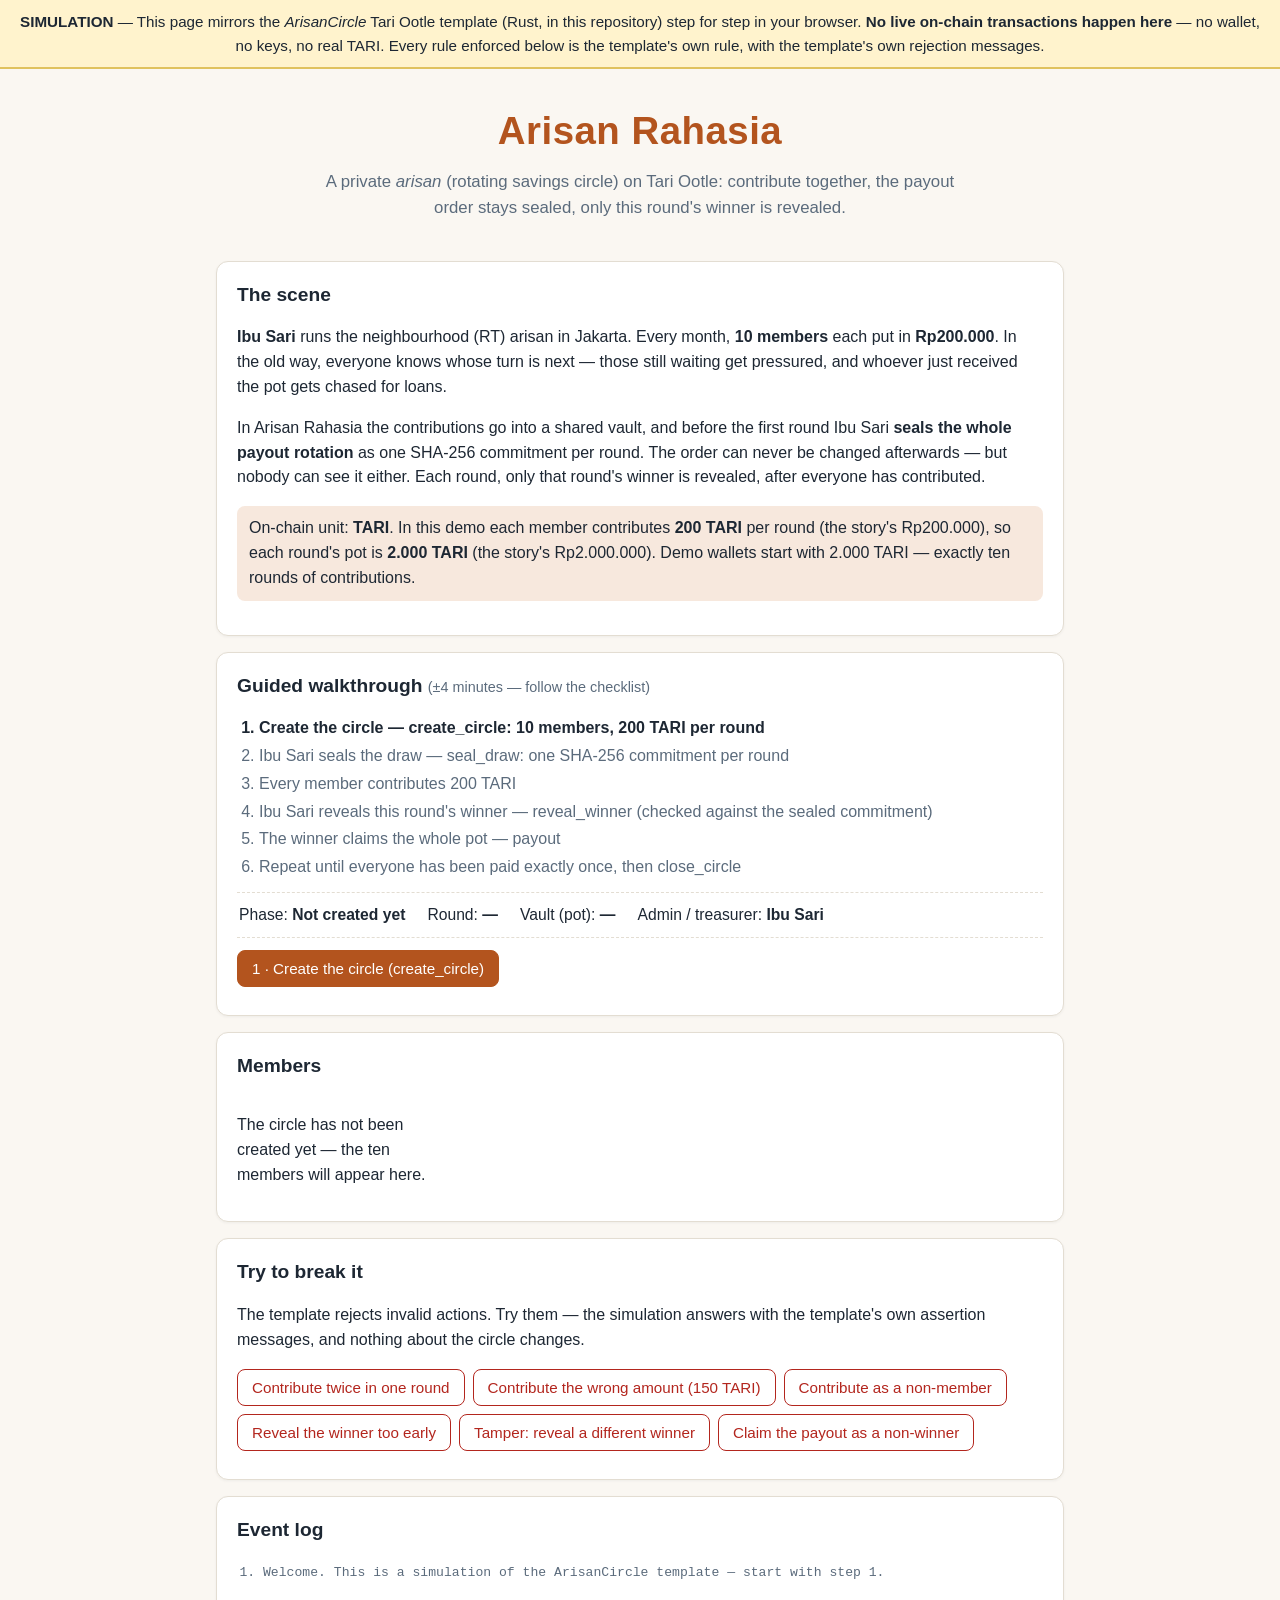
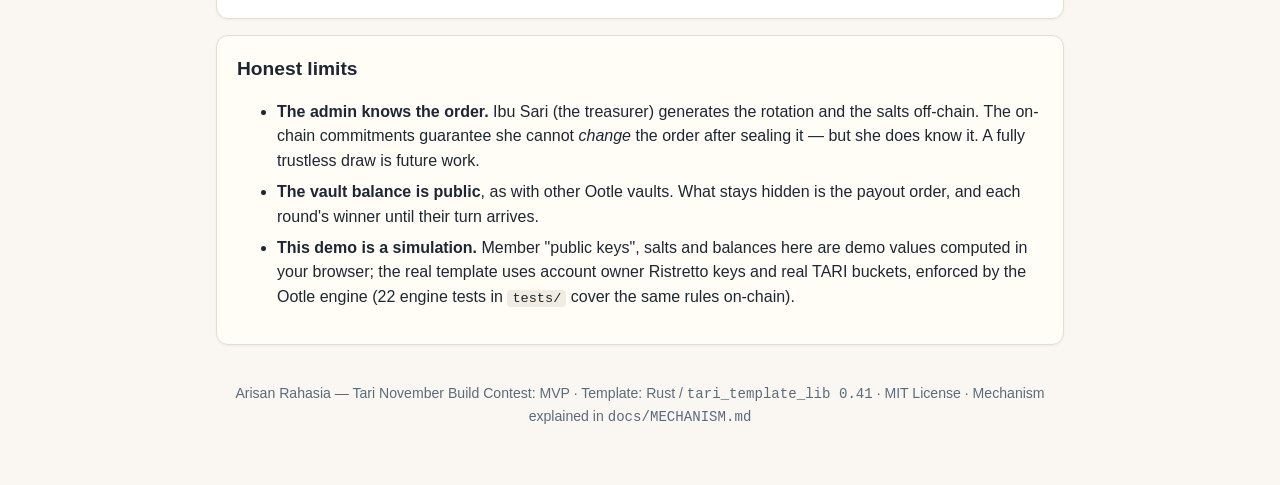
<file: index.html>
<!DOCTYPE html>
<html lang="en">
<head>
<meta charset="utf-8">
<title>Arisan Rahasia — walletless demo</title>
<meta http-equiv="refresh" content="0; url=app/">
<link rel="canonical" href="app/">
</head>
<body>
<p>Redirecting to the <a href="app/">Arisan Rahasia walletless demo</a>…</p>
</body>
</html>
</file>
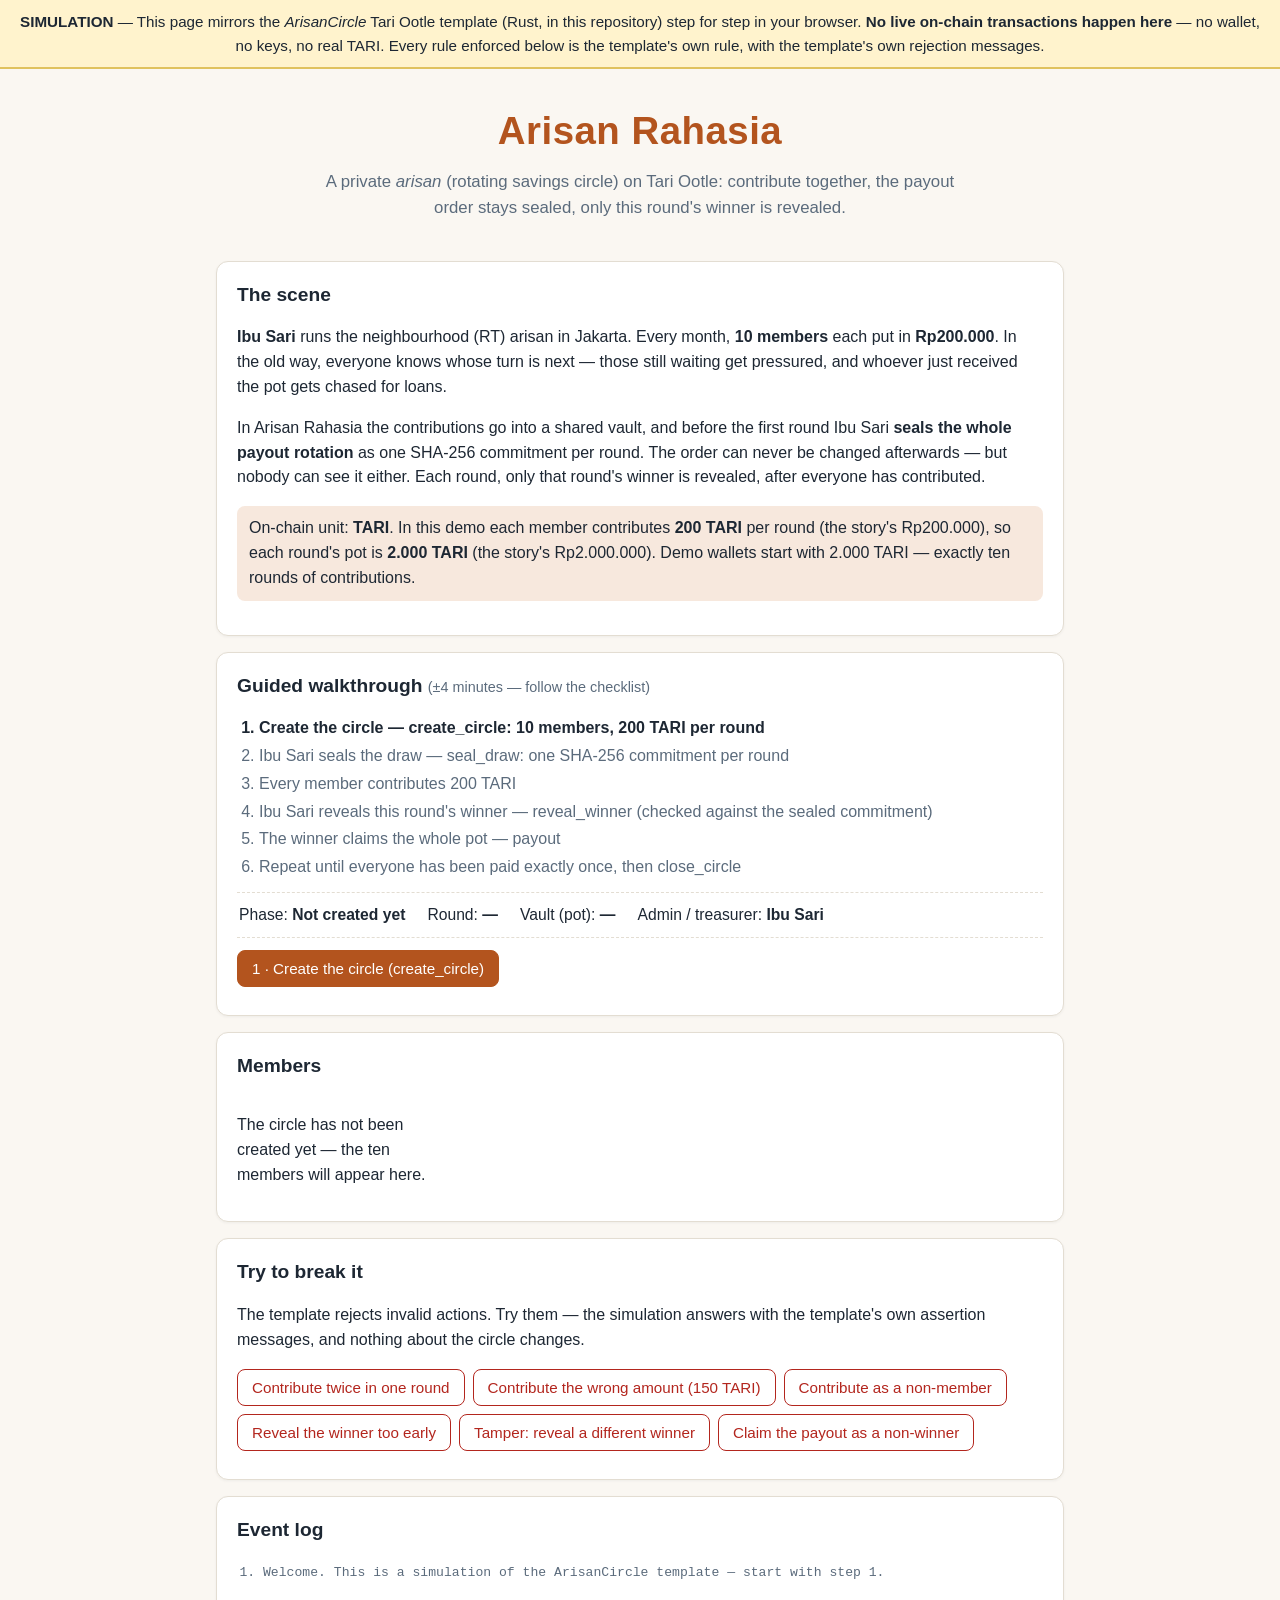
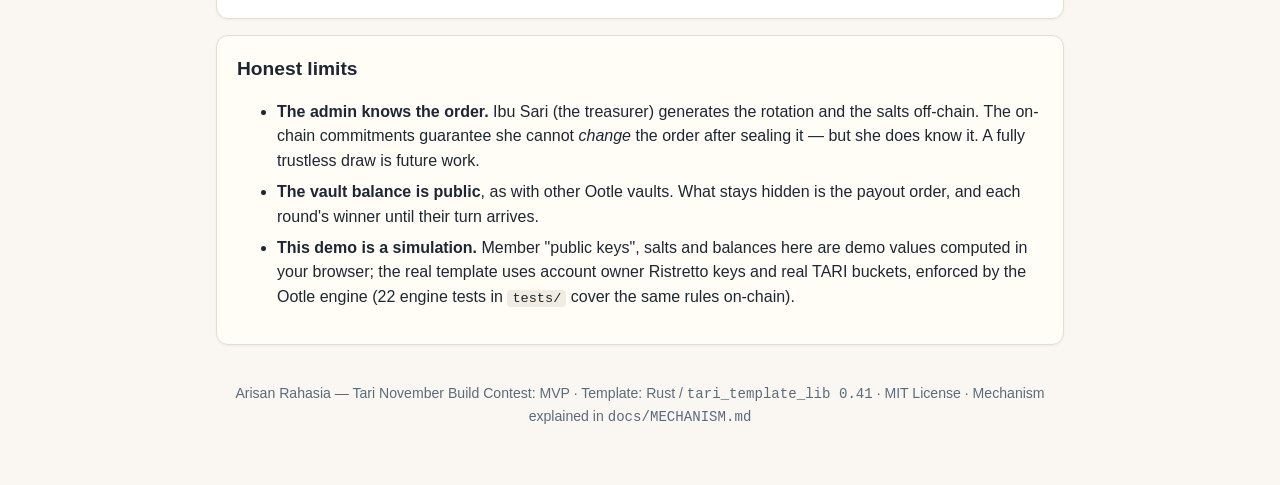
<file: app/index.html>
<!DOCTYPE html>
<html lang="en">
<head>
<meta charset="utf-8">
<meta name="viewport" content="width=device-width, initial-scale=1">
<title>Arisan Rahasia — Private Arisan (ROSCA) on Tari Ootle · Walletless Demo</title>
<link rel="stylesheet" href="styles.css">
</head>
<body>

<div class="sim-banner" role="note">
  <strong>SIMULATION</strong> — This page mirrors the <em>ArisanCircle</em> Tari Ootle template
  (Rust, in this repository) step for step in your browser.
  <strong>No live on-chain transactions happen here</strong> — no wallet, no keys, no real TARI.
  Every rule enforced below is the template's own rule, with the template's own rejection messages.
</div>

<header class="hero">
  <h1>Arisan Rahasia</h1>
  <p class="tagline">A private <em>arisan</em> (rotating savings circle) on Tari Ootle:
  contribute together, the payout order stays sealed, only this round's winner is revealed.</p>
</header>

<main>
  <section class="card story">
    <h2>The scene</h2>
    <p>
      <strong>Ibu Sari</strong> runs the neighbourhood (RT) arisan in Jakarta. Every month,
      <strong>10 members</strong> each put in <strong>Rp200.000</strong>. In the old way, everyone
      knows whose turn is next — those still waiting get pressured, and whoever just received
      the pot gets chased for loans.
    </p>
    <p>
      In Arisan Rahasia the contributions go into a shared vault, and before the first round
      Ibu Sari <strong>seals the whole payout rotation</strong> as one SHA-256 commitment per round.
      The order can never be changed afterwards — but nobody can see it either. Each round,
      only that round's winner is revealed, after everyone has contributed.
    </p>
    <p class="units">
      On-chain unit: <strong>TARI</strong>. In this demo each member contributes
      <strong>200 TARI</strong> per round (the story's Rp200.000), so each round's pot is
      <strong>2.000 TARI</strong> (the story's Rp2.000.000). Demo wallets start with 2.000 TARI —
      exactly ten rounds of contributions.
    </p>
  </section>

  <section class="card">
    <h2>Guided walkthrough <span class="hint">(±4 minutes — follow the checklist)</span></h2>
    <ol id="checklist" class="checklist"></ol>
    <div class="statusbar">
      <span>Phase: <strong id="st-phase">—</strong></span>
      <span>Round: <strong id="st-round">—</strong></span>
      <span>Vault (pot): <strong id="st-pot">—</strong></span>
      <span>Admin / treasurer: <strong id="st-admin">Ibu Sari</strong></span>
    </div>
    <div id="actions" class="actions"></div>
    <div id="reveal-box" class="reveal-box" hidden></div>
  </section>

  <section class="card">
    <h2>Members</h2>
    <div id="members" class="members"></div>
  </section>

  <section class="card" id="commitments-card" hidden>
    <h2>Sealed draw — one commitment per round</h2>
    <p>
      These hashes are public from the moment the draw is sealed:
      <code>commitment = sha256(winner_public_key || salt)</code>.
      They prove the order was fixed up-front — and reveal nothing about who wins which round.
      The winner and salt behind each hash are only ever shown in that round's reveal step.
    </p>
    <ol id="commitments" class="commitments"></ol>
  </section>

  <section class="card">
    <h2>Try to break it</h2>
    <p>The template rejects invalid actions. Try them — the simulation answers with the
    template's own assertion messages, and nothing about the circle changes.</p>
    <div class="actions">
      <button data-break="double" class="btn warn">Contribute twice in one round</button>
      <button data-break="amount" class="btn warn">Contribute the wrong amount (150 TARI)</button>
      <button data-break="outsider" class="btn warn">Contribute as a non-member</button>
      <button data-break="early" class="btn warn">Reveal the winner too early</button>
      <button data-break="tamper" class="btn warn">Tamper: reveal a different winner</button>
      <button data-break="claim" class="btn warn">Claim the payout as a non-winner</button>
    </div>
  </section>

  <section class="card">
    <h2>Event log</h2>
    <ol id="log" class="log"></ol>
  </section>

  <section class="card limits">
    <h2>Honest limits</h2>
    <ul>
      <li><strong>The admin knows the order.</strong> Ibu Sari (the treasurer) generates the
      rotation and the salts off-chain. The on-chain commitments guarantee she cannot
      <em>change</em> the order after sealing it — but she does know it. A fully trustless
      draw is future work.</li>
      <li><strong>The vault balance is public</strong>, as with other Ootle vaults. What stays
      hidden is the payout order, and each round's winner until their turn arrives.</li>
      <li><strong>This demo is a simulation.</strong> Member "public keys", salts and balances
      here are demo values computed in your browser; the real template uses account owner
      Ristretto keys and real TARI buckets, enforced by the Ootle engine
      (22 engine tests in <code>tests/</code> cover the same rules on-chain).</li>
    </ul>
  </section>

  <footer>
    <p>Arisan Rahasia — Tari November Build Contest: MVP ·
    Template: Rust / <code>tari_template_lib 0.41</code> · MIT License ·
    Mechanism explained in <code>docs/MECHANISM.md</code></p>
  </footer>
</main>

<script src="arisan.js"></script>
<script src="app.js"></script>
</body>
</html>
</file>
<file: app/styles.css>
:root {
  --ink: #1d2733;
  --muted: #5b6b7c;
  --paper: #faf7f2;
  --card: #ffffff;
  --line: #e3ddd2;
  --accent: #b3541e;      /* warm terracotta */
  --accent-soft: #f7e8dd;
  --ok: #1e7d46;
  --ok-soft: #e2f2e8;
  --bad: #b3261e;
  --bad-soft: #fbe7e5;
  --gold: #8a6d1d;
  --gold-soft: #f7efce;
  --mono: ui-monospace, SFMono-Regular, Menlo, Consolas, monospace;
}

* { box-sizing: border-box; }

body {
  margin: 0;
  font-family: -apple-system, BlinkMacSystemFont, "Segoe UI", Roboto, "Helvetica Neue", Arial, sans-serif;
  color: var(--ink);
  background: var(--paper);
  line-height: 1.55;
}

.sim-banner {
  background: #fff3cd;
  border-bottom: 2px solid #e0c25e;
  padding: 10px 16px;
  font-size: 0.95rem;
  text-align: center;
}

.hero {
  text-align: center;
  padding: 32px 16px 8px;
}
.hero h1 {
  margin: 0;
  font-size: 2.4rem;
  letter-spacing: 0.5px;
  color: var(--accent);
}
.hero .tagline {
  max-width: 640px;
  margin: 8px auto 0;
  color: var(--muted);
  font-size: 1.05rem;
}

main {
  max-width: 880px;
  margin: 0 auto;
  padding: 16px;
}

.card {
  background: var(--card);
  border: 1px solid var(--line);
  border-radius: 12px;
  padding: 18px 20px;
  margin: 16px 0;
  box-shadow: 0 1px 3px rgba(29, 39, 51, 0.05);
}
.card h2 { margin-top: 0; font-size: 1.2rem; }
.card .hint { color: var(--muted); font-weight: normal; font-size: 0.9rem; }
.card code { font-family: var(--mono); font-size: 0.85em; background: #f1ece2; padding: 1px 5px; border-radius: 4px; }

.story .units {
  background: var(--accent-soft);
  border-radius: 8px;
  padding: 10px 12px;
}

.checklist { margin: 0 0 8px; padding-left: 22px; }
.checklist li { color: var(--muted); margin: 3px 0; }
.checklist li.done { color: var(--ok); }
.checklist li.now { color: var(--ink); font-weight: 600; }

.statusbar {
  display: flex;
  flex-wrap: wrap;
  gap: 8px 22px;
  border-top: 1px dashed var(--line);
  border-bottom: 1px dashed var(--line);
  padding: 10px 2px;
  margin: 12px 0;
  font-size: 0.98rem;
}

.actions { display: flex; flex-wrap: wrap; gap: 8px; margin: 10px 0; }

.btn {
  appearance: none;
  border: 1px solid var(--accent);
  background: var(--accent);
  color: #fff;
  border-radius: 8px;
  padding: 9px 14px;
  font-size: 0.95rem;
  cursor: pointer;
}
.btn:hover { filter: brightness(1.08); }
.btn:disabled { opacity: 0.45; cursor: not-allowed; }
.btn.ghost { background: #fff; color: var(--accent); }
.btn.small { padding: 5px 10px; font-size: 0.85rem; }
.btn.warn { background: #fff; color: var(--bad); border-color: var(--bad); }
.btn.warn:hover { background: var(--bad-soft); }

.reveal-box {
  background: var(--gold-soft);
  border: 1px solid #e0cd7e;
  border-radius: 8px;
  padding: 12px 14px;
  margin: 12px 0;
  font-size: 0.95rem;
}
.reveal-box .mono { font-family: var(--mono); font-size: 0.8rem; word-break: break-all; }
.reveal-box .verified { color: var(--ok); font-weight: 700; }

.members {
  display: grid;
  grid-template-columns: repeat(auto-fill, minmax(190px, 1fr));
  gap: 10px;
}
.member {
  border: 1px solid var(--line);
  border-radius: 10px;
  padding: 10px 12px;
  background: #fffdf9;
}
.member .name { font-weight: 700; }
.member .key { font-family: var(--mono); font-size: 0.72rem; color: var(--muted); word-break: break-all; }
.member .bal { margin-top: 4px; font-size: 0.92rem; }
.badge {
  display: inline-block;
  font-size: 0.72rem;
  border-radius: 999px;
  padding: 1px 8px;
  margin: 4px 4px 0 0;
  background: #eee;
  color: var(--muted);
}
.badge.admin { background: var(--accent-soft); color: var(--accent); }
.badge.in { background: var(--ok-soft); color: var(--ok); }
.badge.paid { background: var(--ok-soft); color: var(--ok); }
.badge.winner { background: var(--gold-soft); color: var(--gold); font-weight: 700; }
.member.is-winner { border-color: #e0cd7e; background: #fffbe8; }

.commitments { font-family: var(--mono); font-size: 0.78rem; padding-left: 26px; }
.commitments li { margin: 3px 0; word-break: break-all; }
.commitments li.revealed { color: var(--ok); }

.log {
  font-family: var(--mono);
  font-size: 0.82rem;
  padding-left: 26px;
  max-height: 320px;
  overflow-y: auto;
}
.log li { margin: 3px 0; }
.log li.ok { color: var(--ok); }
.log li.err { color: var(--bad); }
.log li.info { color: var(--muted); }

.limits { background: #fffdf5; }
.limits li { margin: 6px 0; }

footer {
  text-align: center;
  color: var(--muted);
  font-size: 0.88rem;
  padding: 8px 0 28px;
}
footer code { font-family: var(--mono); }
</file>
